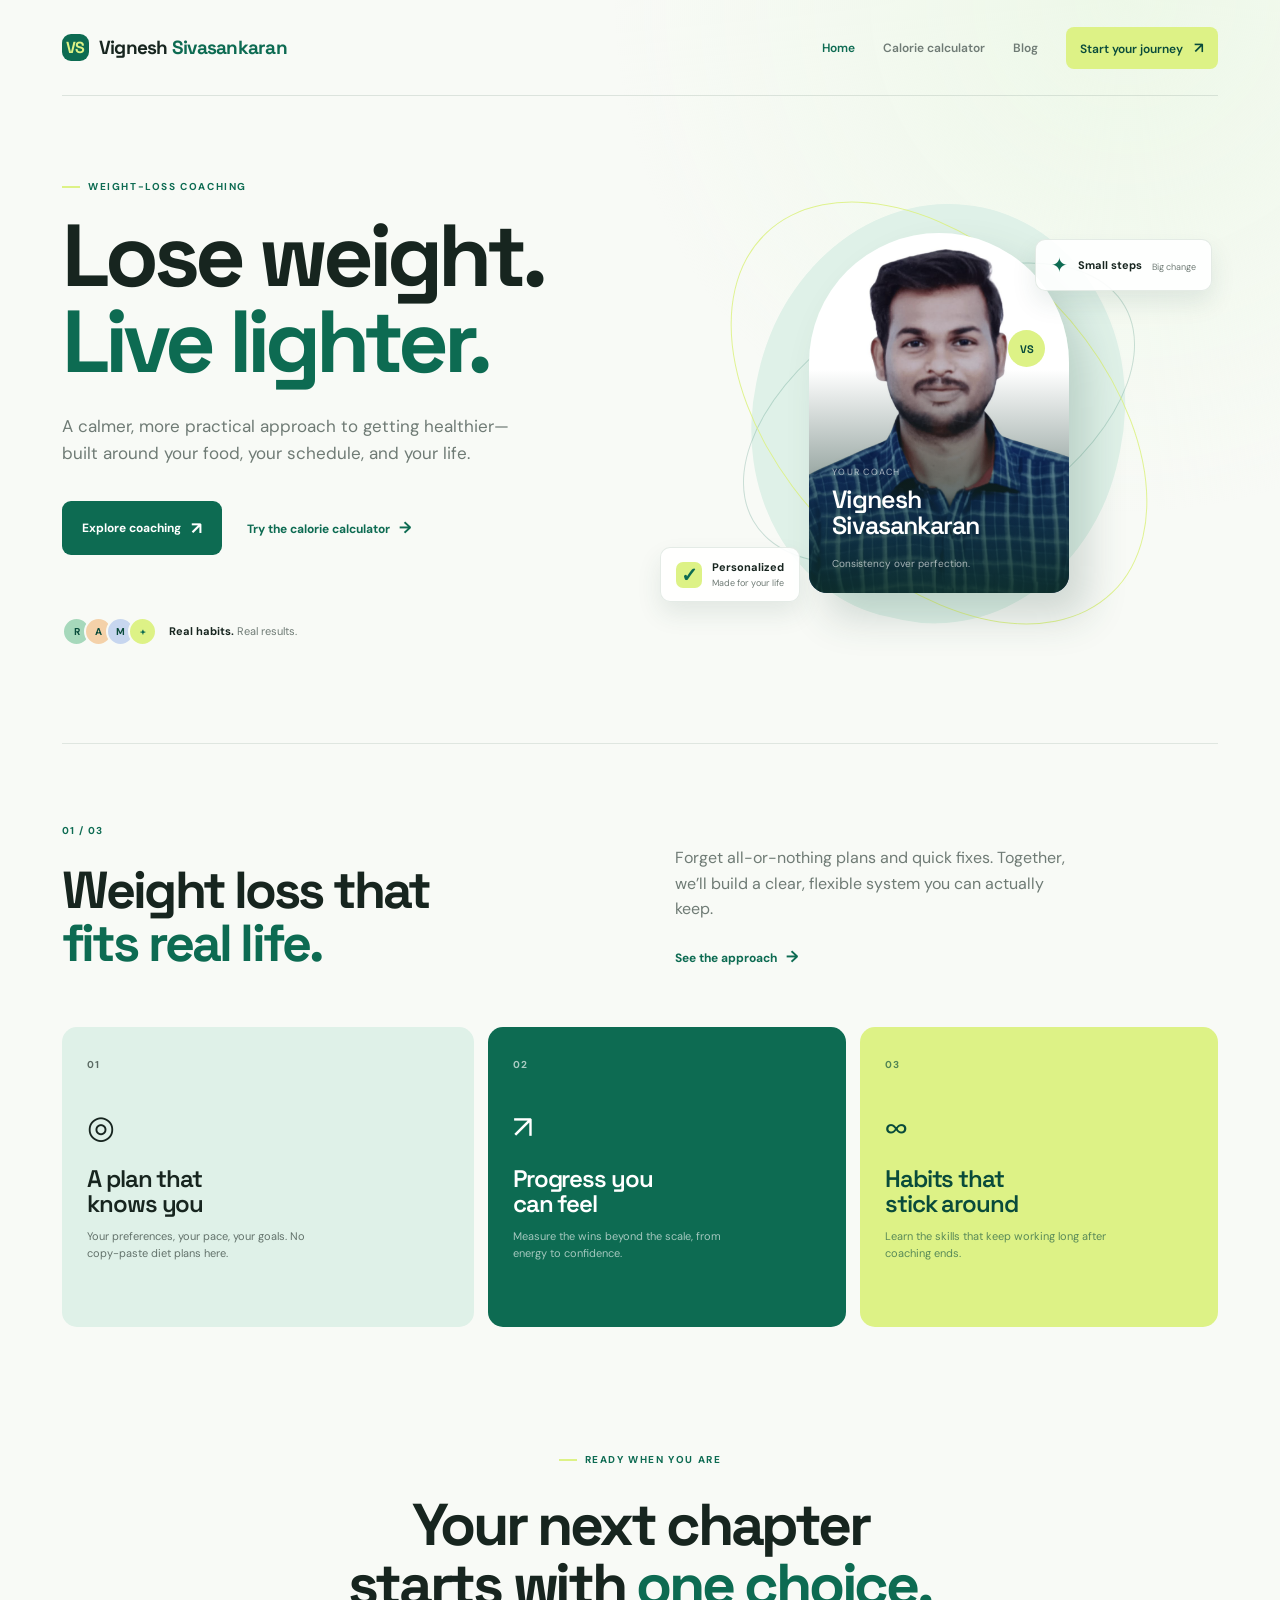
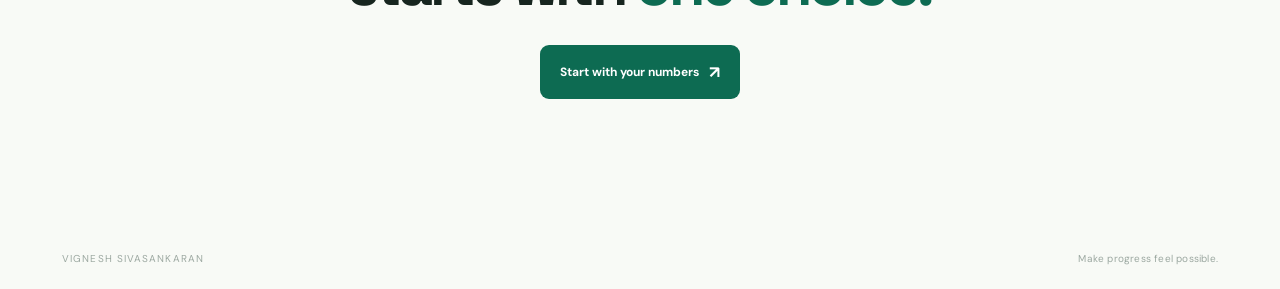
<file: index.html>
<!doctype html>
<html lang="en">
<head>
  <meta charset="UTF-8" />
  <meta name="viewport" content="width=device-width, initial-scale=1.0" />
  <meta name="description" content="Weight-loss coaching with Vignesh Sivasankaran. Build a healthier routine that fits your real life." />
  <title>Vignesh Sivasankaran | Weight-loss coach</title>
  <link rel="preconnect" href="https://fonts.googleapis.com">
  <link rel="preconnect" href="https://fonts.gstatic.com" crossorigin>
  <link href="https://fonts.googleapis.com/css2?family=DM+Sans:wght@400;500;600;700&family=Space+Grotesk:wght@500;600;700&display=swap" rel="stylesheet">
  <link rel="stylesheet" href="styles.css" />
</head>
<body class="home-page">
  <div class="page-shell">
    <header class="topbar">
      <a class="brand" href="index.html" aria-label="Vignesh Sivasankaran home"><span class="brand-mark" aria-hidden="true">VS</span><span>Vignesh <span class="brand-accent">Sivasankaran</span></span></a>
      <nav class="site-nav" aria-label="Main navigation"><a class="active" href="index.html">Home</a><a href="calculator.html">Calorie calculator</a><a href="blog.html">Blog</a><a class="nav-cta" href="#start">Start your journey <span aria-hidden="true">↗</span></a></nav>
      <button class="menu-toggle" type="button" aria-label="Toggle navigation" aria-expanded="false">☰</button>
    </header>
    <main>
      <section class="home-hero">
        <div class="home-hero-copy"><div class="eyebrow"><span></span> WEIGHT-LOSS COACHING</div><h1>Lose weight.<br><em>Live lighter.</em></h1><p class="hero-lead">A calmer, more practical approach to getting healthier—built around your food, your schedule, and your life.</p><div class="hero-actions"><a class="primary-button" href="#start">Explore coaching <span aria-hidden="true">↗</span></a><a class="text-link" href="calculator.html">Try the calorie calculator <span aria-hidden="true">→</span></a></div><div class="hero-proof"><div class="avatar-stack"><span>R</span><span>A</span><span>M</span><span>+</span></div><span><strong>Real habits.</strong> Real results.</span></div></div>
        <div class="coach-visual" aria-label="Vignesh Sivasankaran, weight-loss coach"><div class="visual-orbit orbit-one"></div><div class="visual-orbit orbit-two"></div><img class="coach-photo" src="My_Pic.jpeg" alt="Vignesh Sivasankaran, weight-loss coach" /><div class="coach-card"><div class="coach-initials">VS</div><span class="coach-role">YOUR COACH</span><strong>Vignesh<br>Sivasankaran</strong><span class="coach-caption">Consistency over perfection.</span></div><div class="floating-note note-top"><span>✦</span><strong>Small steps</strong><small>Big change</small></div><div class="floating-note note-bottom"><span class="check">✓</span><div><strong>Personalized</strong><small>Made for your life</small></div></div></div>
      </section>
      <section class="philosophy" id="start"><div class="section-intro"><span class="section-number">01 / 03</span><h2>Weight loss that<br><em>fits real life.</em></h2></div><div class="philosophy-copy"><p>Forget all-or-nothing plans and quick fixes. Together, we’ll build a clear, flexible system you can actually keep.</p><a class="text-link" href="#approach">See the approach <span aria-hidden="true">→</span></a></div></section>
      <section class="feature-grid" id="approach"><article class="feature-card feature-large"><span class="feature-number">01</span><div class="feature-icon">◎</div><h3>A plan that<br>knows you</h3><p>Your preferences, your pace, your goals. No copy-paste diet plans here.</p></article><article class="feature-card feature-dark"><span class="feature-number">02</span><div class="feature-icon">↗</div><h3>Progress you<br>can feel</h3><p>Measure the wins beyond the scale, from energy to confidence.</p></article><article class="feature-card feature-lime"><span class="feature-number">03</span><div class="feature-icon">∞</div><h3>Habits that<br>stick around</h3><p>Learn the skills that keep working long after coaching ends.</p></article></section>
      <section class="home-cta"><span class="eyebrow"><span></span> READY WHEN YOU ARE</span><h2>Your next chapter<br>starts with <em>one choice.</em></h2><a class="primary-button" href="calculator.html">Start with your numbers <span aria-hidden="true">↗</span></a></section>
    </main>
    <footer><span>VIGNESH SIVASANKARAN</span><span>Make progress feel possible.</span></footer>
  </div>
  <script>const menuToggle=document.querySelector('.menu-toggle'),nav=document.querySelector('.site-nav');menuToggle?.addEventListener('click',()=>{const open=nav.classList.toggle('is-open');menuToggle.setAttribute('aria-expanded',open);});</script>
</body>
</html>
</file>
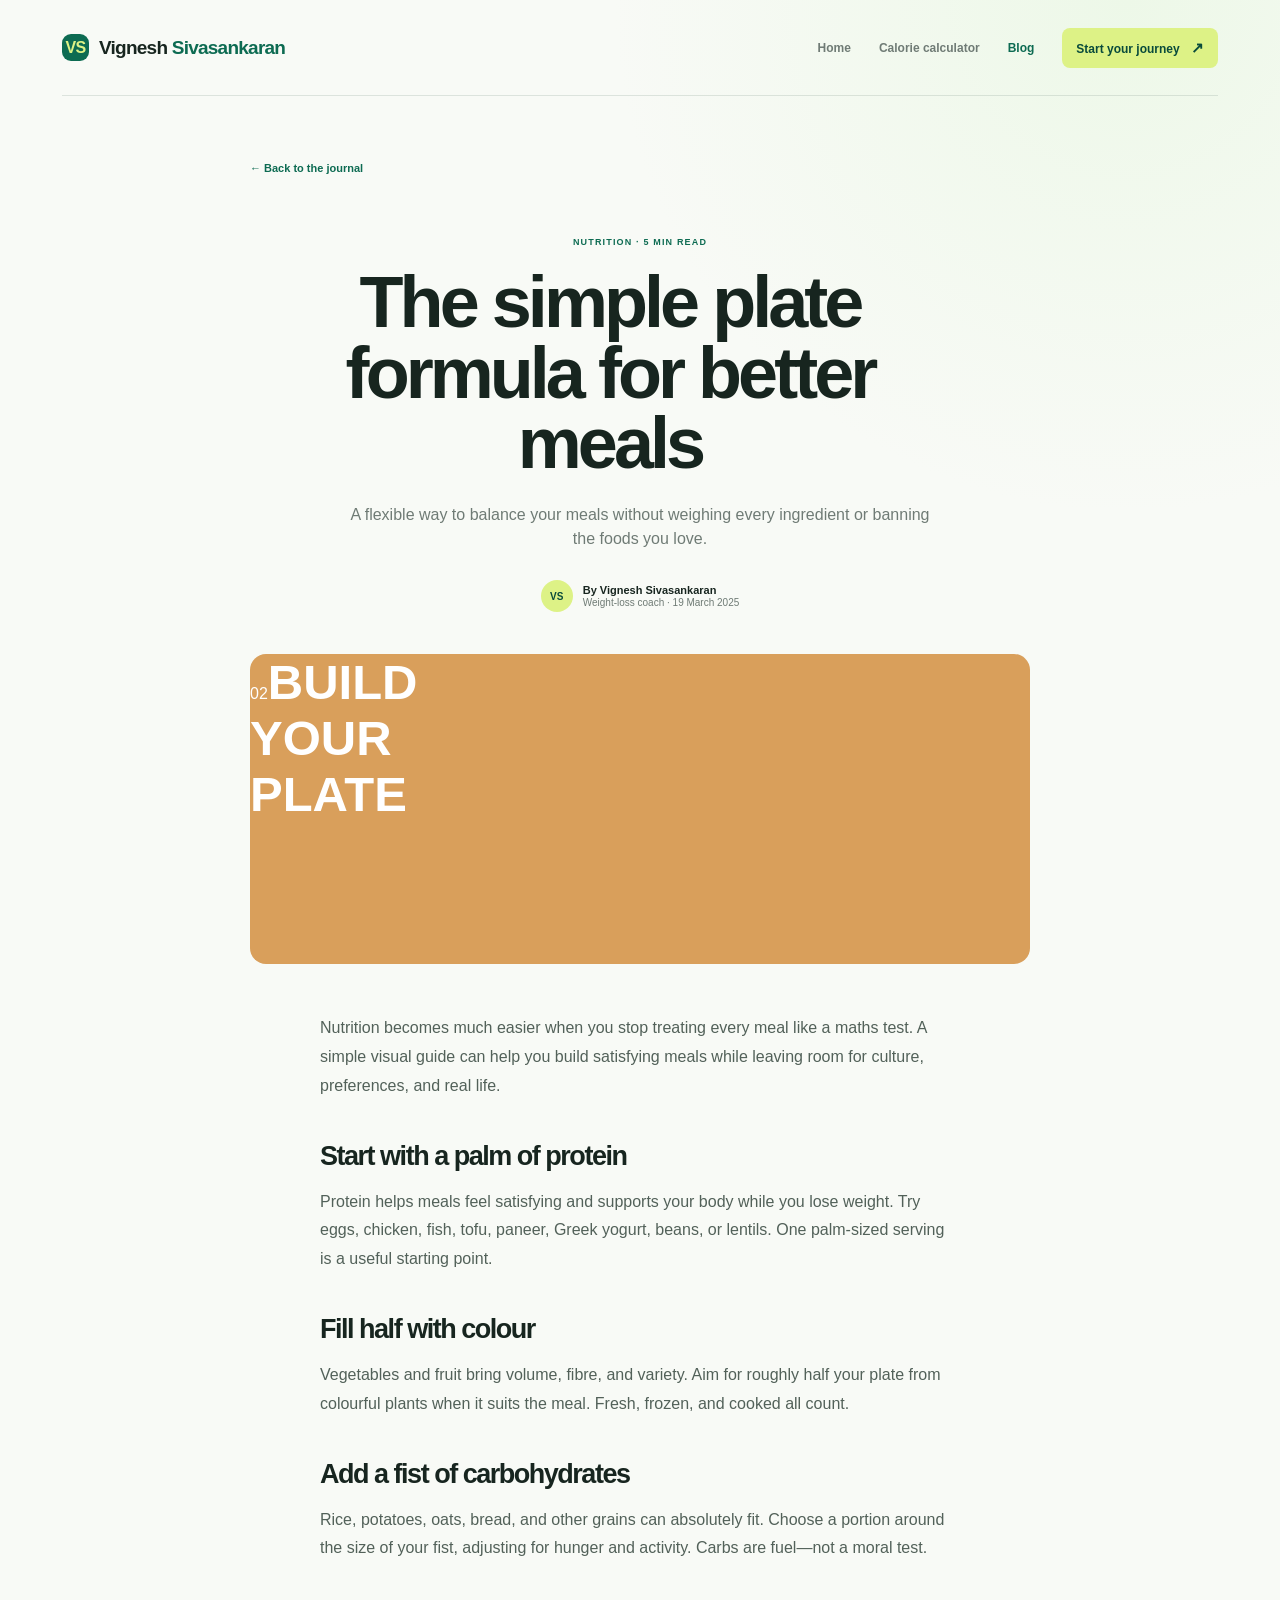
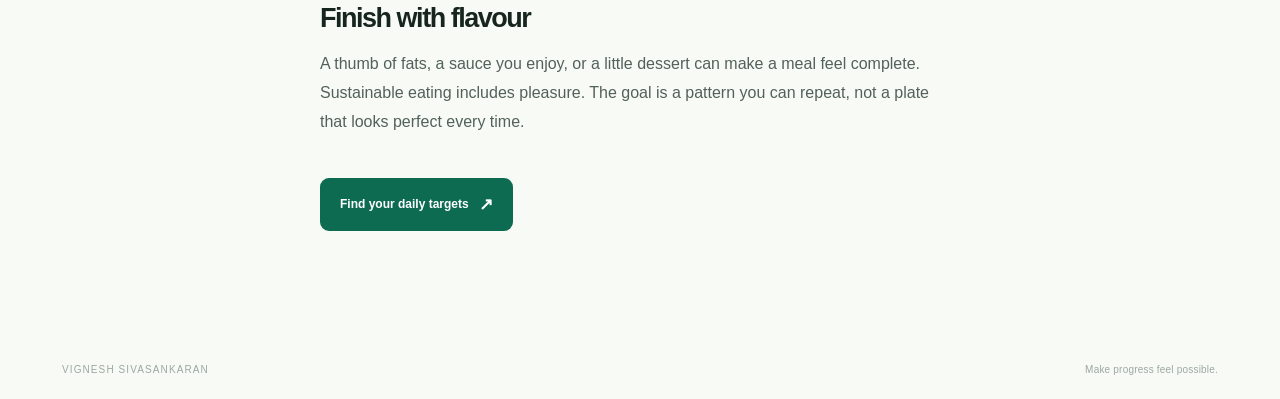
<file: blog-build-your-plate.html>
<!doctype html>
<html lang="en"><head><meta charset="UTF-8" /><meta name="viewport" content="width=device-width, initial-scale=1.0" /><meta name="description" content="A flexible plate formula for building balanced meals." /><title>The simple plate formula for better meals | Vignesh Sivasankaran</title><link rel="stylesheet" href="styles.css" /></head>
<body><div class="page-shell"><header class="topbar"><a class="brand" href="index.html"><span class="brand-mark">VS</span><span>Vignesh <span class="brand-accent">Sivasankaran</span></span></a><nav class="site-nav" aria-label="Main navigation"><a href="index.html">Home</a><a href="calculator.html">Calorie calculator</a><a class="active" href="blog.html">Blog</a><a class="nav-cta" href="index.html#start">Start your journey <span>↗</span></a></nav><button class="menu-toggle" type="button" aria-label="Toggle navigation" aria-expanded="false">☰</button></header><main><article class="article"><a class="back-link" href="blog.html">← Back to the journal</a><div class="article-header"><span class="post-meta">NUTRITION · 5 MIN READ</span><h1>The simple plate formula for better meals</h1><p class="article-dek">A flexible way to balance your meals without weighing every ingredient or banning the foods you love.</p><div class="article-byline"><span class="byline-mark">VS</span><span>By Vignesh Sivasankaran<br><small>Weight-loss coach · 19 March 2025</small></span></div></div><div class="article-art art-plate"><span>02</span><b>BUILD<br>YOUR<br>PLATE</b></div><div class="article-content"><p>Nutrition becomes much easier when you stop treating every meal like a maths test. A simple visual guide can help you build satisfying meals while leaving room for culture, preferences, and real life.</p><h2>Start with a palm of protein</h2><p>Protein helps meals feel satisfying and supports your body while you lose weight. Try eggs, chicken, fish, tofu, paneer, Greek yogurt, beans, or lentils. One palm-sized serving is a useful starting point.</p><h2>Fill half with colour</h2><p>Vegetables and fruit bring volume, fibre, and variety. Aim for roughly half your plate from colourful plants when it suits the meal. Fresh, frozen, and cooked all count.</p><h2>Add a fist of carbohydrates</h2><p>Rice, potatoes, oats, bread, and other grains can absolutely fit. Choose a portion around the size of your fist, adjusting for hunger and activity. Carbs are fuel—not a moral test.</p><h2>Finish with flavour</h2><p>A thumb of fats, a sauce you enjoy, or a little dessert can make a meal feel complete. Sustainable eating includes pleasure. The goal is a pattern you can repeat, not a plate that looks perfect every time.</p><a class="primary-button article-button" href="calculator.html">Find your daily targets <span>↗</span></a></div></article></main><footer><span>VIGNESH SIVASANKARAN</span><span>Make progress feel possible.</span></footer></div><script src="blog.js"></script></body></html>
</file>
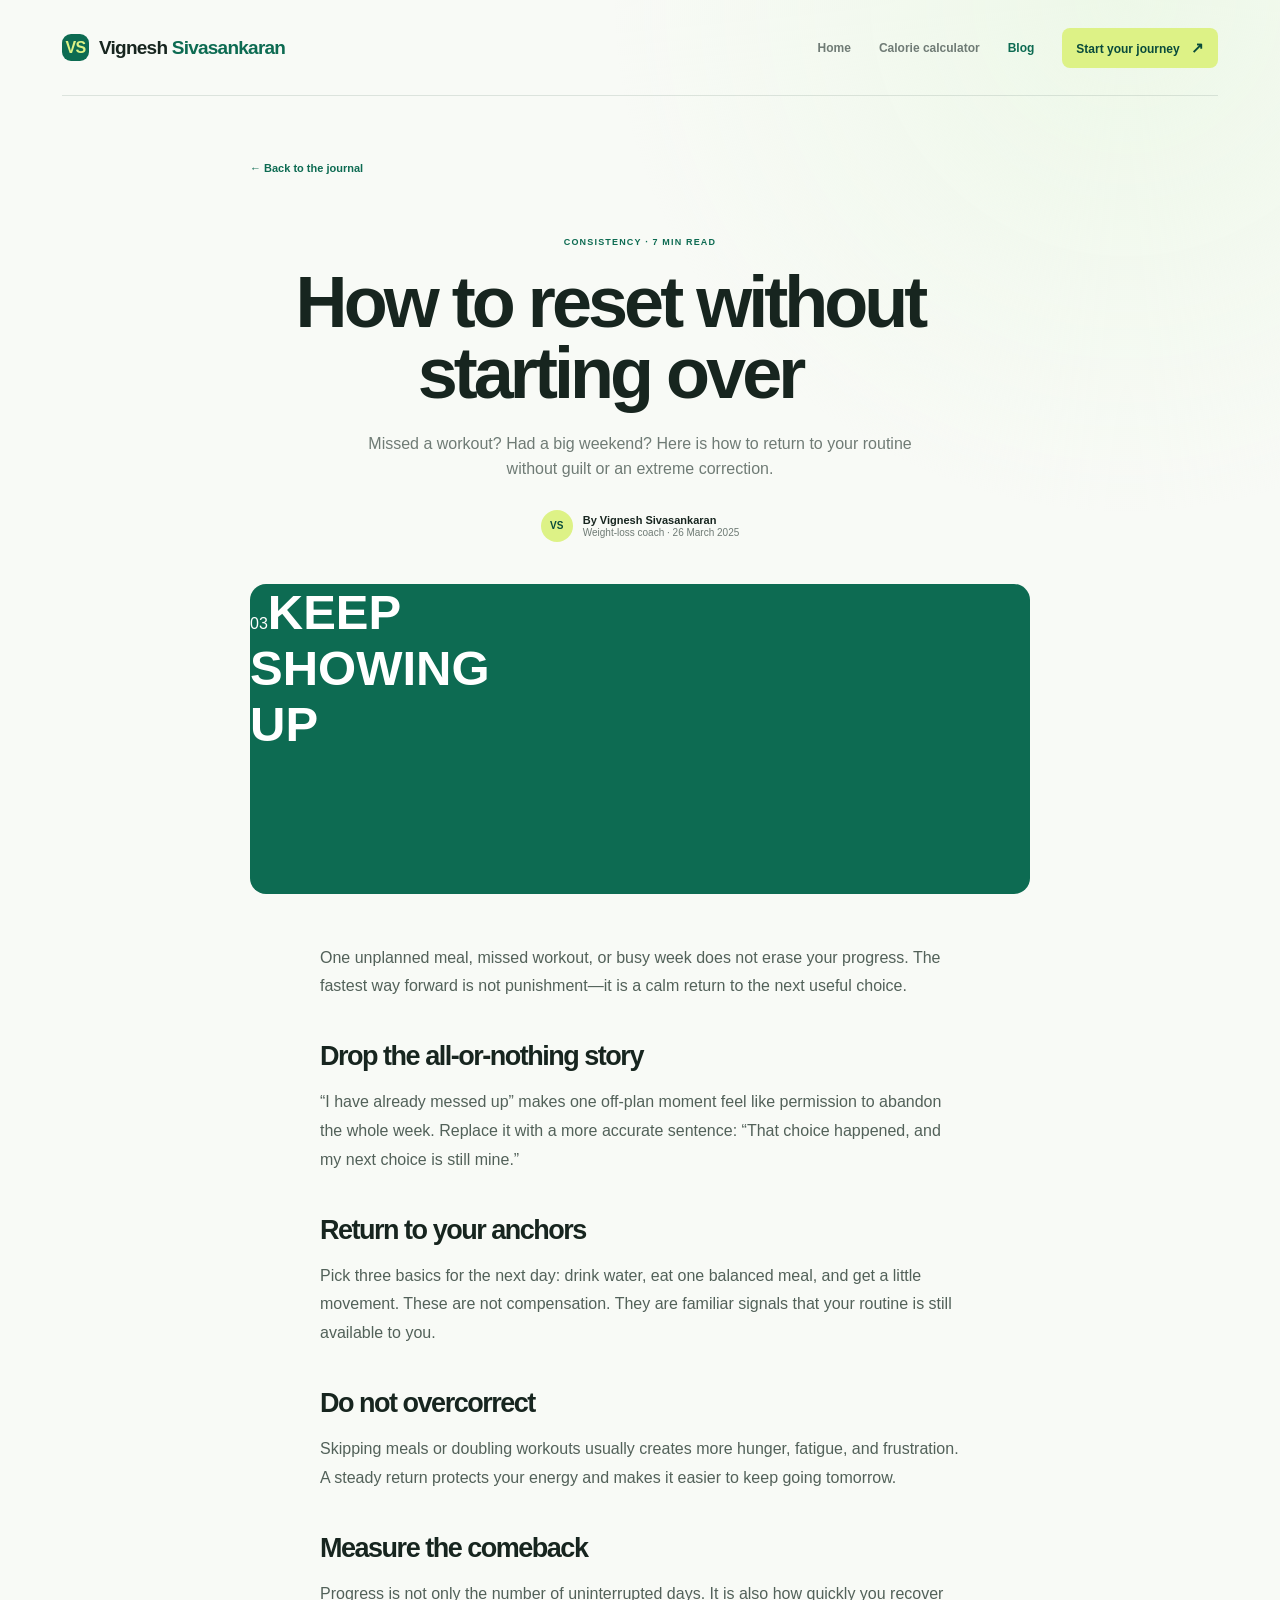
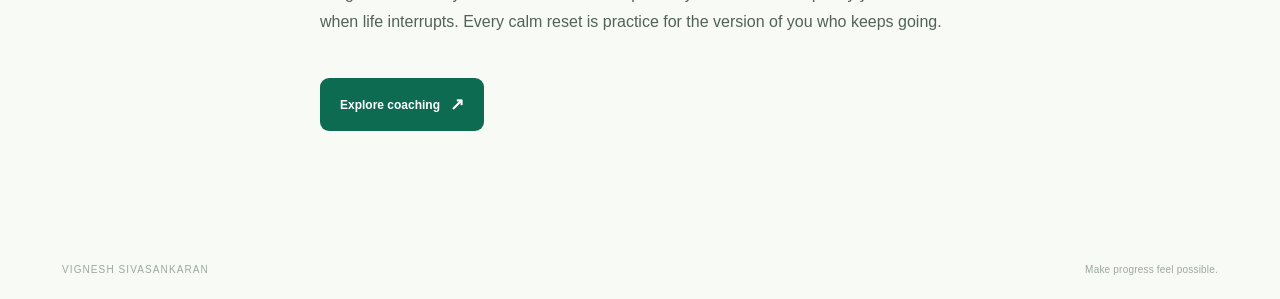
<file: blog-reset-without-starting-over.html>
<!doctype html>
<html lang="en"><head><meta charset="UTF-8" /><meta name="viewport" content="width=device-width, initial-scale=1.0" /><meta name="description" content="How to get back to your weight-loss routine without guilt." /><title>How to reset without starting over | Vignesh Sivasankaran</title><link rel="stylesheet" href="styles.css" /></head>
<body><div class="page-shell"><header class="topbar"><a class="brand" href="index.html"><span class="brand-mark">VS</span><span>Vignesh <span class="brand-accent">Sivasankaran</span></span></a><nav class="site-nav" aria-label="Main navigation"><a href="index.html">Home</a><a href="calculator.html">Calorie calculator</a><a class="active" href="blog.html">Blog</a><a class="nav-cta" href="index.html#start">Start your journey <span>↗</span></a></nav><button class="menu-toggle" type="button" aria-label="Toggle navigation" aria-expanded="false">☰</button></header><main><article class="article"><a class="back-link" href="blog.html">← Back to the journal</a><div class="article-header"><span class="post-meta">CONSISTENCY · 7 MIN READ</span><h1>How to reset without starting over</h1><p class="article-dek">Missed a workout? Had a big weekend? Here is how to return to your routine without guilt or an extreme correction.</p><div class="article-byline"><span class="byline-mark">VS</span><span>By Vignesh Sivasankaran<br><small>Weight-loss coach · 26 March 2025</small></span></div></div><div class="article-art art-consistency"><span>03</span><b>KEEP<br>SHOWING<br>UP</b></div><div class="article-content"><p>One unplanned meal, missed workout, or busy week does not erase your progress. The fastest way forward is not punishment—it is a calm return to the next useful choice.</p><h2>Drop the all-or-nothing story</h2><p>“I have already messed up” makes one off-plan moment feel like permission to abandon the whole week. Replace it with a more accurate sentence: “That choice happened, and my next choice is still mine.”</p><h2>Return to your anchors</h2><p>Pick three basics for the next day: drink water, eat one balanced meal, and get a little movement. These are not compensation. They are familiar signals that your routine is still available to you.</p><h2>Do not overcorrect</h2><p>Skipping meals or doubling workouts usually creates more hunger, fatigue, and frustration. A steady return protects your energy and makes it easier to keep going tomorrow.</p><h2>Measure the comeback</h2><p>Progress is not only the number of uninterrupted days. It is also how quickly you recover when life interrupts. Every calm reset is practice for the version of you who keeps going.</p><a class="primary-button article-button" href="index.html#start">Explore coaching <span>↗</span></a></div></article></main><footer><span>VIGNESH SIVASANKARAN</span><span>Make progress feel possible.</span></footer></div><script src="blog.js"></script></body></html>
</file>
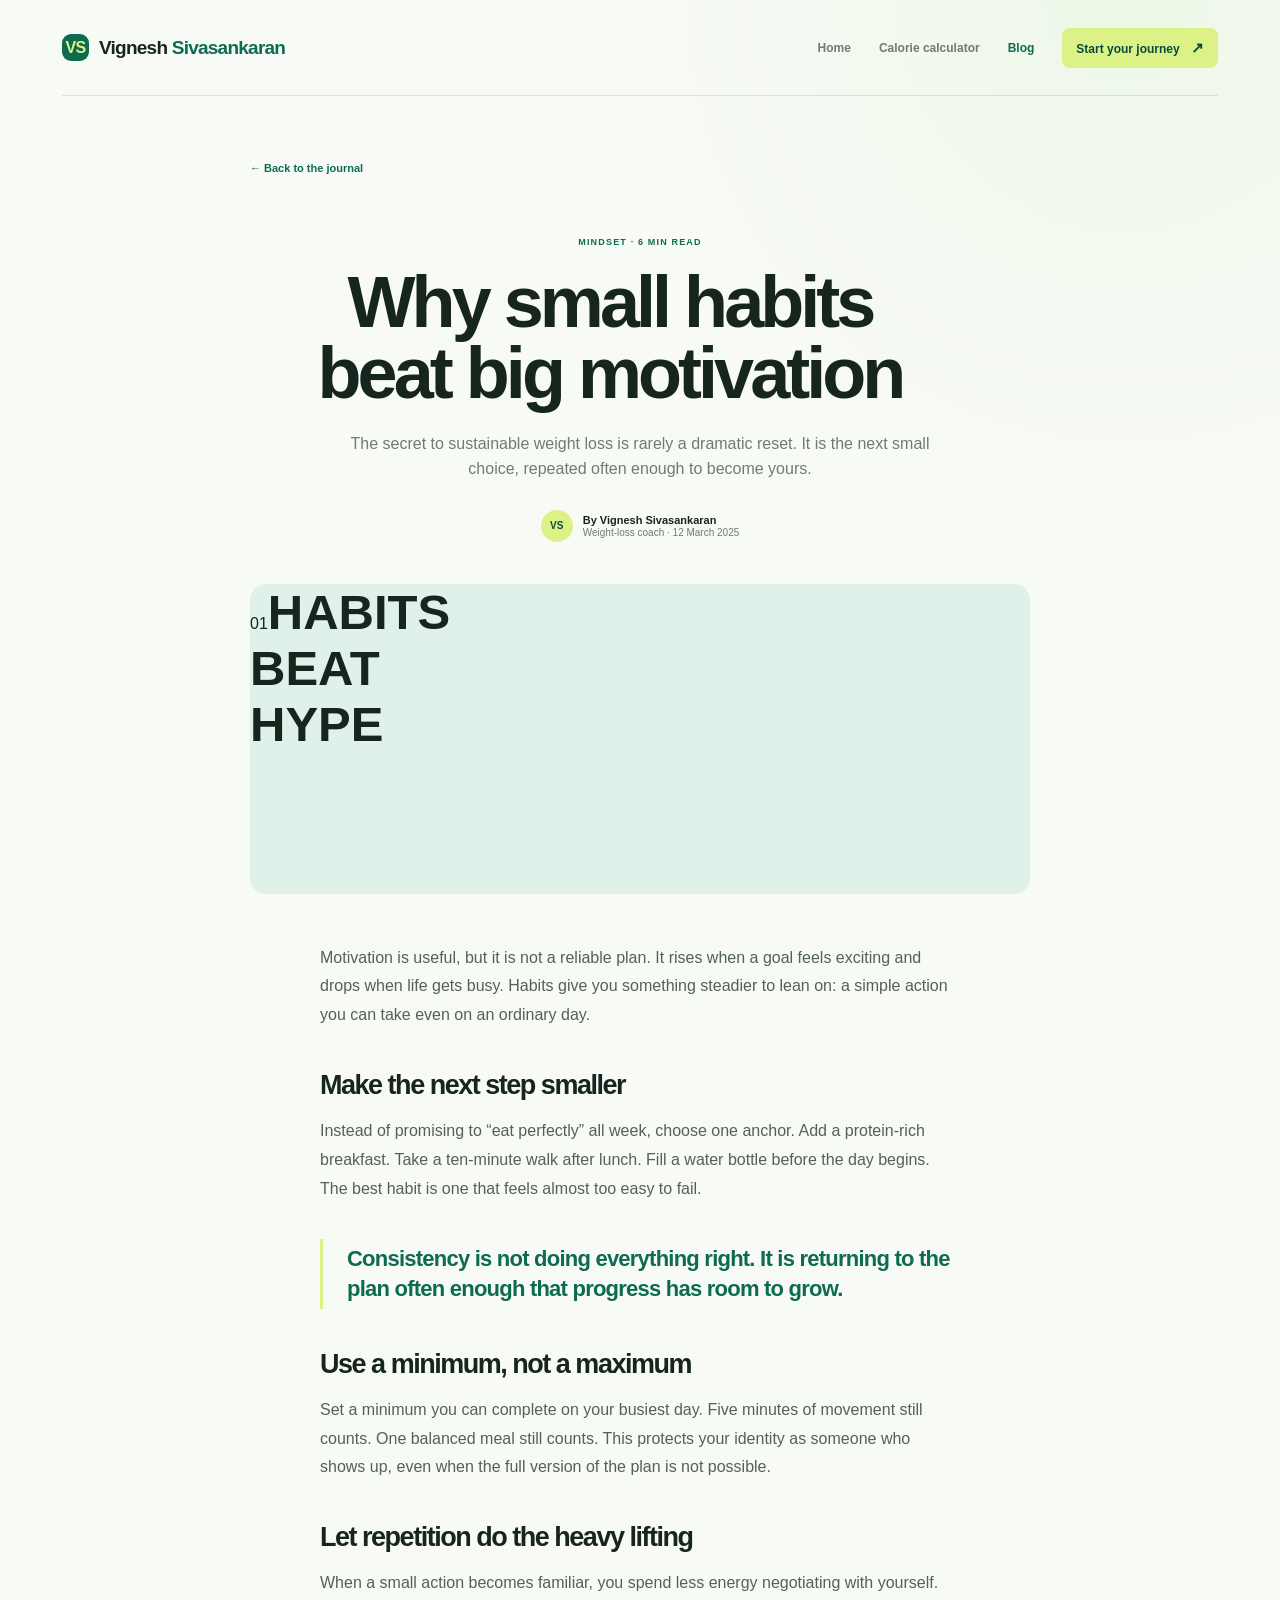
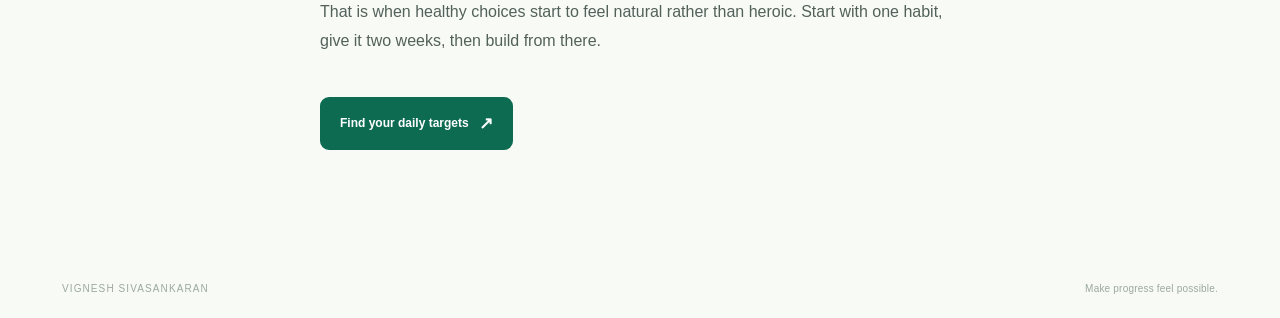
<file: blog-small-habits.html>
<!doctype html>
<html lang="en"><head><meta charset="UTF-8" /><meta name="viewport" content="width=device-width, initial-scale=1.0" /><meta name="description" content="Why small habits beat big motivation when you are trying to lose weight." /><title>Why small habits beat big motivation | Vignesh Sivasankaran</title><link rel="stylesheet" href="styles.css" /></head>
<body><div class="page-shell"><header class="topbar"><a class="brand" href="index.html"><span class="brand-mark">VS</span><span>Vignesh <span class="brand-accent">Sivasankaran</span></span></a><nav class="site-nav" aria-label="Main navigation"><a href="index.html">Home</a><a href="calculator.html">Calorie calculator</a><a class="active" href="blog.html">Blog</a><a class="nav-cta" href="index.html#start">Start your journey <span>↗</span></a></nav><button class="menu-toggle" type="button" aria-label="Toggle navigation" aria-expanded="false">☰</button></header><main><article class="article"><a class="back-link" href="blog.html">← Back to the journal</a><div class="article-header"><span class="post-meta">MINDSET · 6 MIN READ</span><h1>Why small habits beat big motivation</h1><p class="article-dek">The secret to sustainable weight loss is rarely a dramatic reset. It is the next small choice, repeated often enough to become yours.</p><div class="article-byline"><span class="byline-mark">VS</span><span>By Vignesh Sivasankaran<br><small>Weight-loss coach · 12 March 2025</small></span></div></div><div class="article-art art-habits"><span>01</span><b>HABITS<br>BEAT<br>HYPE</b></div><div class="article-content"><p>Motivation is useful, but it is not a reliable plan. It rises when a goal feels exciting and drops when life gets busy. Habits give you something steadier to lean on: a simple action you can take even on an ordinary day.</p><h2>Make the next step smaller</h2><p>Instead of promising to “eat perfectly” all week, choose one anchor. Add a protein-rich breakfast. Take a ten-minute walk after lunch. Fill a water bottle before the day begins. The best habit is one that feels almost too easy to fail.</p><blockquote>Consistency is not doing everything right. It is returning to the plan often enough that progress has room to grow.</blockquote><h2>Use a minimum, not a maximum</h2><p>Set a minimum you can complete on your busiest day. Five minutes of movement still counts. One balanced meal still counts. This protects your identity as someone who shows up, even when the full version of the plan is not possible.</p><h2>Let repetition do the heavy lifting</h2><p>When a small action becomes familiar, you spend less energy negotiating with yourself. That is when healthy choices start to feel natural rather than heroic. Start with one habit, give it two weeks, then build from there.</p><a class="primary-button article-button" href="calculator.html">Find your daily targets <span>↗</span></a></div></article></main><footer><span>VIGNESH SIVASANKARAN</span><span>Make progress feel possible.</span></footer></div><script src="blog.js"></script></body></html>
</file>
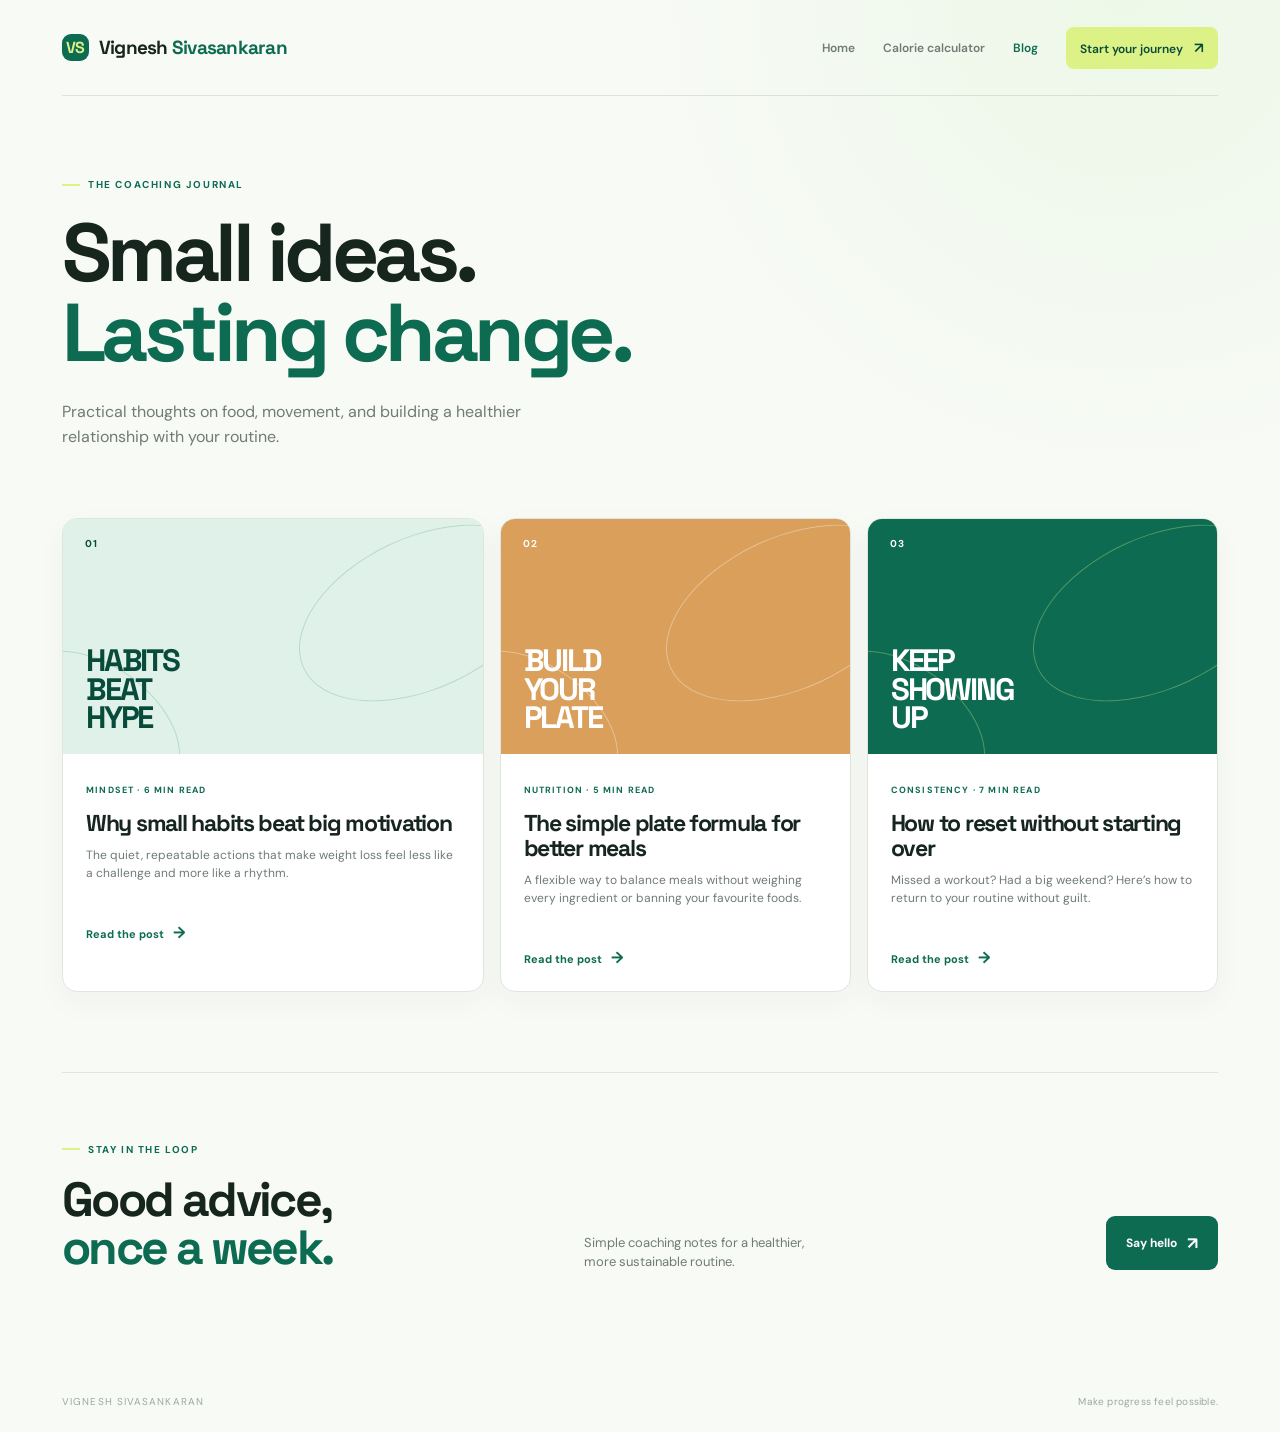
<file: blog.html>
<!doctype html>
<html lang="en">
<head>
  <meta charset="UTF-8" /><meta name="viewport" content="width=device-width, initial-scale=1.0" />
  <meta name="description" content="Practical weight-loss advice from Vignesh Sivasankaran." />
  <title>Journal | Vignesh Sivasankaran</title>
  <link rel="preconnect" href="https://fonts.googleapis.com"><link rel="preconnect" href="https://fonts.gstatic.com" crossorigin><link href="https://fonts.googleapis.com/css2?family=DM+Sans:wght@400;500;600;700&family=Space+Grotesk:wght@500;600;700&display=swap" rel="stylesheet"><link rel="stylesheet" href="styles.css" />
</head>
<body><div class="page-shell">
  <header class="topbar"><a class="brand" href="index.html" aria-label="Vignesh Sivasankaran home"><span class="brand-mark" aria-hidden="true">VS</span><span>Vignesh <span class="brand-accent">Sivasankaran</span></span></a><nav class="site-nav" aria-label="Main navigation"><a href="index.html">Home</a><a href="calculator.html">Calorie calculator</a><a class="active" href="blog.html">Blog</a><a class="nav-cta" href="index.html#start">Start your journey <span aria-hidden="true">↗</span></a></nav><button class="menu-toggle" type="button" aria-label="Toggle navigation" aria-expanded="false">☰</button></header>
  <main>
    <section class="blog-hero"><div class="eyebrow"><span></span> THE COACHING JOURNAL</div><h1>Small ideas.<br><em>Lasting change.</em></h1><p>Practical thoughts on food, movement, and building a healthier relationship with your routine.</p></section>
    <section class="post-grid" aria-label="Blog posts">
      <article class="post-card post-featured"><div class="post-art art-habits"><span>01</span><b>HABITS<br>BEAT<br>HYPE</b></div><div class="post-card-body"><span class="post-meta">MINDSET · 6 MIN READ</span><h2><a href="blog-small-habits.html">Why small habits beat big motivation</a></h2><p>The quiet, repeatable actions that make weight loss feel less like a challenge and more like a rhythm.</p><a class="text-link" href="blog-small-habits.html">Read the post <span aria-hidden="true">→</span></a></div></article>
      <article class="post-card"><div class="post-art art-plate"><span>02</span><b>BUILD<br>YOUR<br>PLATE</b></div><div class="post-card-body"><span class="post-meta">NUTRITION · 5 MIN READ</span><h2><a href="blog-build-your-plate.html">The simple plate formula for better meals</a></h2><p>A flexible way to balance meals without weighing every ingredient or banning your favourite foods.</p><a class="text-link" href="blog-build-your-plate.html">Read the post <span aria-hidden="true">→</span></a></div></article>
      <article class="post-card"><div class="post-art art-consistency"><span>03</span><b>KEEP<br>SHOWING<br>UP</b></div><div class="post-card-body"><span class="post-meta">CONSISTENCY · 7 MIN READ</span><h2><a href="blog-reset-without-starting-over.html">How to reset without starting over</a></h2><p>Missed a workout? Had a big weekend? Here’s how to return to your routine without guilt.</p><a class="text-link" href="blog-reset-without-starting-over.html">Read the post <span aria-hidden="true">→</span></a></div></article>
    </section>
    <section class="blog-signup"><div><span class="eyebrow"><span></span> STAY IN THE LOOP</span><h2>Good advice,<br><em>once a week.</em></h2></div><p>Simple coaching notes for a healthier, more sustainable routine.</p><a class="primary-button" href="mailto:hello@vigneshcoach.com?subject=Journal%20updates">Say hello <span aria-hidden="true">↗</span></a></section>
  </main>
  <footer><span>VIGNESH SIVASANKARAN</span><span>Make progress feel possible.</span></footer>
</div><script>const menuToggle=document.querySelector('.menu-toggle'),nav=document.querySelector('.site-nav');menuToggle?.addEventListener('click',()=>{const open=nav.classList.toggle('is-open');menuToggle.setAttribute('aria-expanded',open);});</script></body></html>
</file>
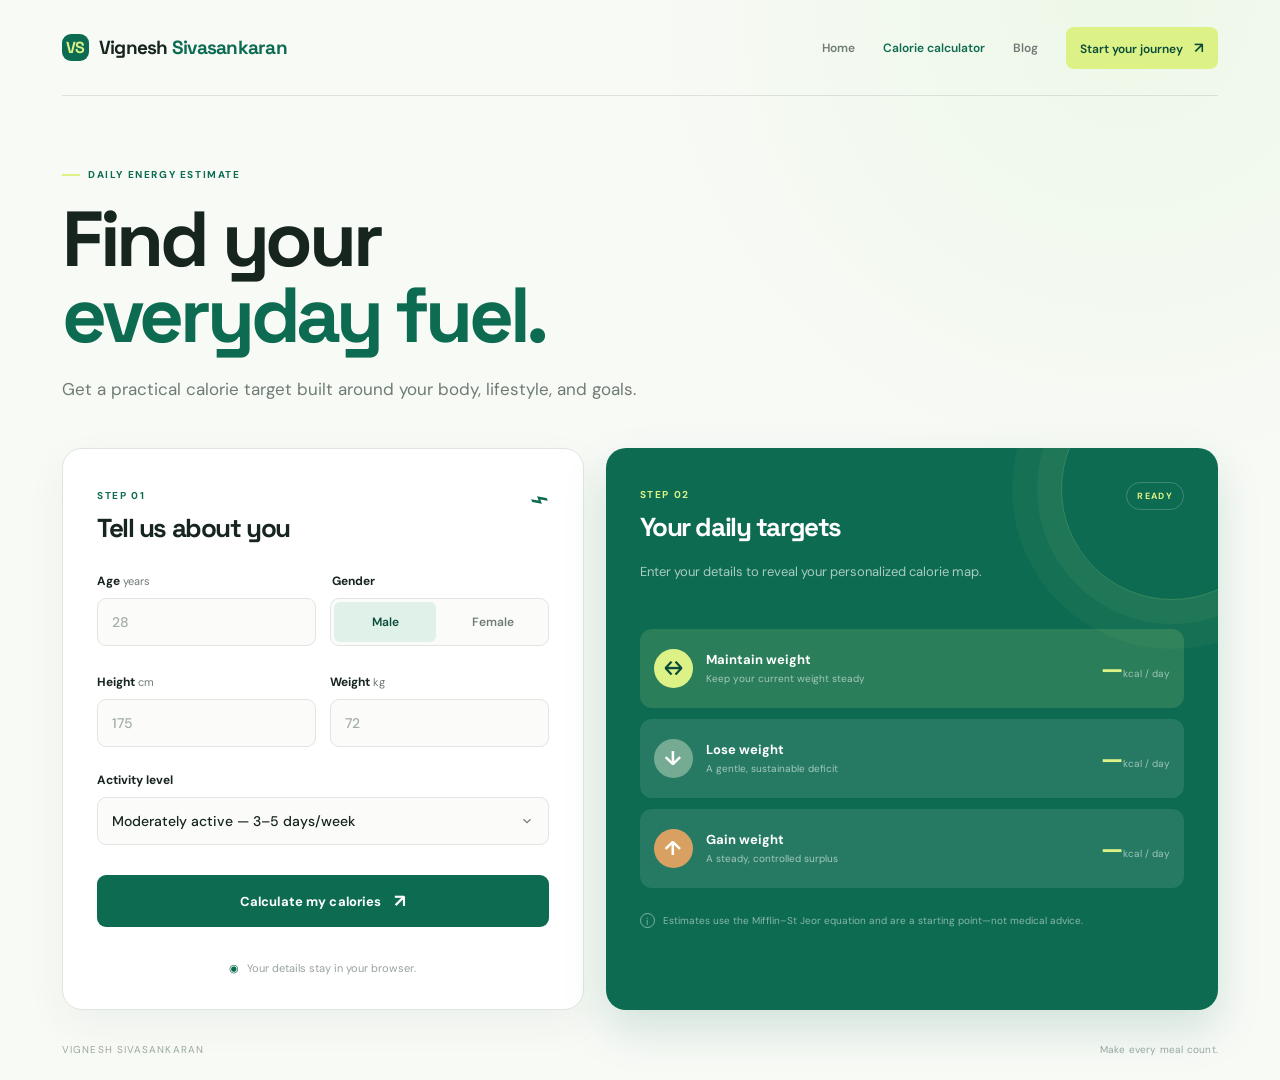
<file: calculator.html>
<!doctype html>
<html lang="en">
<head>
  <meta charset="UTF-8" />
  <meta name="viewport" content="width=device-width, initial-scale=1.0" />
  <meta name="description" content="A simple, modern daily calorie needs calculator." />
  <title>Calorie calculator | Vignesh Sivasankaran</title>
  <link rel="preconnect" href="https://fonts.googleapis.com"><link rel="preconnect" href="https://fonts.gstatic.com" crossorigin><link href="https://fonts.googleapis.com/css2?family=DM+Sans:wght@400;500;600;700&family=Space+Grotesk:wght@500;600;700&display=swap" rel="stylesheet"><link rel="stylesheet" href="styles.css" />
</head>
<body><div class="page-shell">
  <header class="topbar"><a class="brand" href="index.html" aria-label="Vignesh Sivasankaran home"><span class="brand-mark" aria-hidden="true">VS</span><span>Vignesh <span class="brand-accent">Sivasankaran</span></span></a><nav class="site-nav" aria-label="Main navigation"><a href="index.html">Home</a><a class="active" href="calculator.html">Calorie calculator</a><a href="blog.html">Blog</a><a class="nav-cta" href="index.html#start">Start your journey <span aria-hidden="true">↗</span></a></nav><button class="menu-toggle" type="button" aria-label="Toggle navigation" aria-expanded="false">☰</button></header>
  <main><section class="hero"><div class="eyebrow"><span></span> DAILY ENERGY ESTIMATE</div><h1>Find your <em>everyday fuel.</em></h1><p>Get a practical calorie target built around your body, lifestyle, and goals.</p></section>
    <section class="calculator-grid" aria-label="Calorie calculator"><form class="card form-card" id="calorie-form" novalidate><div class="card-heading"><div><span class="step-label">STEP 01</span><h2>Tell us about you</h2></div><span class="heading-icon" aria-hidden="true">⌁</span></div><div class="field-row"><label class="field"><span>Age <small>years</small></span><input id="age" name="age" type="number" min="15" max="100" placeholder="28" required /></label><fieldset class="field gender-field"><legend>Gender</legend><div class="segmented-control"><label><input type="radio" name="gender" value="male" checked><span>Male</span></label><label><input type="radio" name="gender" value="female"><span>Female</span></label></div></fieldset></div><div class="field-row"><label class="field"><span>Height <small>cm</small></span><input id="height" name="height" type="number" min="100" max="250" placeholder="175" required /></label><label class="field"><span>Weight <small>kg</small></span><input id="weight" name="weight" type="number" min="30" max="300" placeholder="72" required /></label></div><label class="field activity-field"><span>Activity level</span><select id="activity" name="activity"><option value="1.2">Sedentary — little to no exercise</option><option value="1.375">Lightly active — 1–3 days/week</option><option value="1.55" selected>Moderately active — 3–5 days/week</option><option value="1.725">Very active — 6–7 days/week</option><option value="1.9">Extra active — intense training</option></select></label><button class="calculate-button" type="submit">Calculate my calories <span aria-hidden="true">↗</span></button><p class="form-error" id="form-error" role="alert" aria-live="polite"></p><p class="privacy-note"><span aria-hidden="true">◉</span> Your details stay in your browser.</p></form>
      <section class="card results-card" id="results" aria-live="polite"><div class="results-topline"><div><span class="step-label">STEP 02</span><h2>Your daily targets</h2></div><span class="result-badge" id="result-badge">READY</span></div><p class="results-intro" id="results-intro">Enter your details to reveal your personalized calorie map.</p><div class="target-list" id="target-list"><article class="target target-maintain"><div class="target-icon">↔</div><div class="target-copy"><span>Maintain weight</span><small>Keep your current weight steady</small></div><strong><span class="target-value">—</span><small>kcal / day</small></strong></article><article class="target target-lose"><div class="target-icon">↓</div><div class="target-copy"><span>Lose weight</span><small>A gentle, sustainable deficit</small></div><strong><span class="target-value">—</span><small>kcal / day</small></strong></article><article class="target target-gain"><div class="target-icon">↑</div><div class="target-copy"><span>Gain weight</span><small>A steady, controlled surplus</small></div><strong><span class="target-value">—</span><small>kcal / day</small></strong></article></div><div class="result-footnote"><span class="info-icon">i</span><span>Estimates use the Mifflin–St Jeor equation and are a starting point—not medical advice.</span></div></section></section></main>
  <footer><span>VIGNESH SIVASANKARAN</span><span>Make every meal count.</span></footer>
</div><script src="script.js"></script><script>const menuToggle=document.querySelector('.menu-toggle'),nav=document.querySelector('.site-nav');menuToggle?.addEventListener('click',()=>{const open=nav.classList.toggle('is-open');menuToggle.setAttribute('aria-expanded',open);});</script></body></html>
</file>
<file: styles.css>
:root {
  --ink: #17251f;
  --muted: #6f7b75;
  --line: #dfe6e0;
  --cream: #f8faf6;
  --paper: #ffffff;
  --green: #0d6b52;
  --green-dark: #094b3b;
  --mint: #dff1e8;
  --lime: #ddf286;
  --orange: #e9a05b;
  font-family: 'DM Sans', sans-serif;
  color: var(--ink);
  background: var(--cream);
}

* { box-sizing: border-box; }
body { margin: 0; min-width: 320px; background: radial-gradient(circle at 88% 0%, #edf8e8 0, transparent 32rem), var(--cream); }
.page-shell { max-width: 1240px; margin: 0 auto; padding: 0 42px; }
.topbar { height: 96px; display: flex; justify-content: space-between; align-items: center; border-bottom: 1px solid rgba(148, 166, 155, .28); }
.brand { display: flex; align-items: center; gap: 10px; color: var(--ink); text-decoration: none; font: 700 19px 'Space Grotesk', sans-serif; letter-spacing: -.04em; }
.brand-mark { display: grid; place-items: center; width: 27px; height: 27px; border-radius: 9px; background: var(--green); color: var(--lime); font-size: 16px; }
.brand-accent { color: var(--green); }
.topbar-note { color: var(--muted); font-size: 12px; letter-spacing: .01em; }
.site-nav { display: flex; align-items: center; gap: 28px; }
.site-nav a { color: var(--muted); text-decoration: none; font-size: 12px; font-weight: 600; transition: color .2s; }
.site-nav a:hover, .site-nav a.active { color: var(--green); }
.site-nav .nav-cta { padding: 11px 14px; border-radius: 8px; color: var(--green-dark); background: var(--lime); }
.site-nav .nav-cta span { margin-left: 8px; font-size: 15px; }
.menu-toggle { display: none; border: 0; color: var(--green); background: transparent; font-size: 23px; cursor: pointer; }
.status-dot { display: inline-block; width: 7px; height: 7px; margin-right: 8px; border-radius: 50%; background: #78b95d; box-shadow: 0 0 0 4px #e4f2de; }
.hero { padding: 72px 0 48px; max-width: 760px; }
.eyebrow, .step-label { color: var(--green); font-weight: 700; font-size: 10px; letter-spacing: .16em; }
.eyebrow { display: flex; align-items: center; gap: 8px; margin-bottom: 20px; }
.eyebrow span { width: 18px; height: 2px; background: var(--lime); }
h1, h2 { font-family: 'Space Grotesk', sans-serif; margin: 0; letter-spacing: -.055em; }
h1 { font-size: clamp(48px, 7vw, 78px); line-height: .98; max-width: 650px; }
h1 em { color: var(--green); font-style: normal; }
.hero p { margin: 24px 0 0; color: var(--muted); font-size: 17px; }
.calculator-grid { display: grid; grid-template-columns: minmax(0, .92fr) minmax(0, 1.08fr); gap: 22px; align-items: stretch; }
.card { border: 1px solid var(--line); border-radius: 20px; background: var(--paper); box-shadow: 0 14px 40px rgba(25, 57, 42, .05); }
.form-card { padding: 34px; }
.card-heading, .results-topline { display: flex; justify-content: space-between; align-items: flex-start; }
h2 { margin-top: 7px; font-size: 26px; }
.heading-icon { color: var(--green); font-size: 31px; line-height: 1; transform: rotate(-20deg); }
.field-row { display: grid; grid-template-columns: 1fr 1fr; gap: 14px; margin-top: 28px; }
.field { display: block; min-width: 0; }
.field > span, .field legend { display: block; margin-bottom: 9px; color: var(--ink); font-size: 12px; font-weight: 700; }
.field small { color: var(--muted); font-weight: 400; font-size: 11px; }
input, select { width: 100%; height: 48px; padding: 0 14px; border: 1px solid var(--line); border-radius: 9px; color: var(--ink); background: #fbfcfa; font: 500 14px 'DM Sans', sans-serif; outline: none; transition: border-color .2s, box-shadow .2s, background .2s; }
input:focus, select:focus { border-color: var(--green); box-shadow: 0 0 0 3px #def0e7; background: #fff; }
input::placeholder { color: #a3ada8; }
fieldset { border: 0; padding: 0; margin: 0; }
.segmented-control { display: grid; grid-template-columns: 1fr 1fr; height: 48px; overflow: hidden; border: 1px solid var(--line); border-radius: 9px; background: #fbfcfa; }
.segmented-control label { position: relative; cursor: pointer; }
.segmented-control input { position: absolute; opacity: 0; width: 0; height: 0; }
.segmented-control span { display: grid; place-items: center; height: 100%; color: var(--muted); font-size: 12px; font-weight: 600; }
.segmented-control input:checked + span { margin: 3px; height: calc(100% - 6px); border-radius: 6px; color: var(--green-dark); background: var(--mint); }
.activity-field { margin-top: 25px; }
select { appearance: none; background: #fbfcfa url("data:image/svg+xml,%3Csvg xmlns='http://www.w3.org/2000/svg' width='14' height='14' viewBox='0 0 24 24' fill='none' stroke='%236f7b75' stroke-width='2'%3E%3Cpath d='m6 9 6 6 6-6'/%3E%3C/svg%3E") no-repeat right 14px center; padding-right: 42px; }
.calculate-button { width: 100%; height: 52px; margin-top: 30px; border: 0; border-radius: 9px; background: var(--green); color: white; cursor: pointer; font: 700 13px 'DM Sans', sans-serif; letter-spacing: .01em; transition: transform .2s, background .2s, box-shadow .2s; }
.calculate-button span { margin-left: 9px; font-size: 18px; vertical-align: -1px; }
.calculate-button:hover { background: var(--green-dark); box-shadow: 0 8px 18px rgba(13, 107, 82, .2); transform: translateY(-1px); }
.privacy-note { margin: 17px 0 0; color: #98a29d; text-align: center; font-size: 11px; }
.privacy-note span { color: var(--green); margin-right: 5px; }
.form-error { min-height: 15px; margin: 9px 0 -7px; color: #bb5c47; text-align: center; font-size: 11px; }
.results-card { position: relative; overflow: hidden; padding: 34px; background: var(--green); color: white; border: 0; box-shadow: 0 20px 45px rgba(13, 107, 82, .16); }
.results-card::after { content: ''; position: absolute; right: -65px; top: -70px; width: 220px; height: 220px; border: 1px solid rgba(221, 242, 134, .2); border-radius: 50%; box-shadow: 0 0 0 24px rgba(221, 242, 134, .05), 0 0 0 49px rgba(221, 242, 134, .035); pointer-events: none; }
.results-card h2, .results-card .step-label { color: white; }
.results-card .step-label { color: var(--lime); }
.result-badge { padding: 7px 10px; border: 1px solid rgba(255,255,255,.2); border-radius: 20px; color: var(--lime); font-size: 9px; font-weight: 700; letter-spacing: .15em; }
.results-intro { min-height: 39px; max-width: 430px; margin: 18px 0 28px; color: rgba(255,255,255,.65); font-size: 13px; line-height: 1.55; }
.target-list { display: grid; gap: 11px; }
.target { display: grid; grid-template-columns: 39px 1fr auto; gap: 13px; align-items: center; min-height: 79px; padding: 14px; border-radius: 12px; background: rgba(255,255,255,.1); }
.target-maintain { background: rgba(221, 242, 134, .14); }
.target-icon { display: grid; place-items: center; width: 39px; height: 39px; border-radius: 50%; color: var(--green-dark); background: var(--lime); font-size: 20px; font-weight: 700; }
.target-lose .target-icon { color: #fff; background: #75ab92; }
.target-gain .target-icon { color: #fff; background: #d9a161; }
.target-copy span, .target strong { display: block; }
.target-copy span { font-weight: 700; font-size: 13px; }
.target-copy small { display: block; margin-top: 4px; color: rgba(255,255,255,.58); font-size: 10px; }
.target strong { text-align: right; font: 700 25px 'Space Grotesk', sans-serif; color: var(--lime); white-space: nowrap; }
.target strong small { margin-top: 2px; color: rgba(255,255,255,.55); font: 400 10px 'DM Sans', sans-serif; }
.result-footnote { display: flex; align-items: flex-start; gap: 8px; margin-top: 25px; color: rgba(255,255,255,.51); font-size: 10px; line-height: 1.5; }
.info-icon { display: grid; flex: 0 0 auto; place-items: center; width: 15px; height: 15px; border: 1px solid rgba(255,255,255,.45); border-radius: 50%; font-size: 10px; }
footer { display: flex; justify-content: space-between; padding: 33px 0 24px; color: #9ca8a1; font-size: 10px; letter-spacing: .11em; }
footer span:last-child { letter-spacing: .02em; }
.home-hero { display: grid; grid-template-columns: 1fr 1fr; gap: 40px; min-height: 570px; align-items: center; padding: 57px 0 70px; }
.home-hero h1 { font-size: clamp(55px, 7.3vw, 88px); }
.hero-lead { max-width: 475px; margin: 27px 0 0; color: var(--muted); font-size: 17px; line-height: 1.6; }
.hero-actions { display: flex; align-items: center; flex-wrap: wrap; gap: 25px; margin-top: 34px; }
.primary-button { display: inline-flex; align-items: center; gap: 10px; padding: 16px 20px; border-radius: 9px; color: white; background: var(--green); text-decoration: none; font-size: 12px; font-weight: 700; transition: .2s; }
.primary-button:hover { background: var(--green-dark); transform: translateY(-1px); }
.primary-button span { font-size: 17px; }
.text-link { color: var(--green); text-decoration: none; font-size: 12px; font-weight: 700; }
.text-link span { margin-left: 6px; font-size: 16px; }
.hero-proof { display: flex; align-items: center; gap: 12px; margin-top: 62px; color: var(--muted); font-size: 11px; }
.hero-proof strong { color: var(--ink); }
.avatar-stack { display: flex; }
.avatar-stack span { display: grid; place-items: center; width: 29px; height: 29px; margin-left: -7px; border: 2px solid var(--cream); border-radius: 50%; color: var(--green-dark); background: var(--mint); font-size: 10px; font-weight: 700; }
.avatar-stack span:first-child { margin-left: 0; background: #a6d8bb; }.avatar-stack span:nth-child(2) { background: #f4d1a9; }.avatar-stack span:nth-child(3) { background: #c7d6ef; }.avatar-stack span:last-child { color: var(--green); background: var(--lime); }
.coach-visual { position: relative; display: grid; place-items: center; min-height: 520px; }
.coach-visual::before { content: ''; position: absolute; width: 370px; height: 420px; border-radius: 50% 50% 48% 48%; background: var(--mint); transform: rotate(12deg); }
.visual-orbit { position: absolute; border: 1px solid rgba(13,107,82,.2); border-radius: 50%; transform: rotate(-30deg); }.orbit-one { width: 430px; height: 245px; }.orbit-two { width: 500px; height: 320px; transform: rotate(46deg); border-color: rgba(221,242,134,.9); }
.coach-photo { position: absolute; z-index: 1; width: 260px; height: 360px; border-radius: 130px 130px 18px 18px; object-fit: cover; object-position: center top; filter: saturate(.82); box-shadow: 18px 24px 40px rgba(37,82,65,.2); }
.coach-card { position: relative; z-index: 1; display: flex; flex-direction: column; align-items: flex-start; justify-content: flex-end; width: 260px; height: 360px; padding: 23px; overflow: hidden; border-radius: 130px 130px 18px 18px; color: white; background: linear-gradient(155deg, #7d9d84, #245b4c); box-shadow: 18px 24px 40px rgba(37,82,65,.2); }
.coach-card { background: linear-gradient(180deg, transparent 38%, rgba(13,47,37,.88) 100%); box-shadow: none; }
.coach-initials { position: absolute; top: 97px; right: 24px; z-index: 1; display: grid; place-items: center; width: 37px; height: 37px; border-radius: 50%; color: var(--green-dark); background: var(--lime); font: 700 11px 'Space Grotesk', sans-serif; }
.coach-role, .coach-caption { position: relative; z-index: 1; color: rgba(255,255,255,.62); font-size: 9px; letter-spacing: .14em; }.coach-card strong { position: relative; z-index: 1; margin: 8px 0 19px; font: 600 25px/1.05 'Space Grotesk', sans-serif; letter-spacing: -.04em; }.coach-caption { letter-spacing: 0; font-size: 10px; }
.floating-note { position: absolute; z-index: 2; display: flex; align-items: center; gap: 10px; padding: 12px 15px; border: 1px solid rgba(149,176,157,.25); border-radius: 10px; color: var(--ink); background: rgba(255,255,255,.9); box-shadow: 0 12px 24px rgba(37,82,65,.1); font-size: 11px; }.floating-note strong, .floating-note small { display: block; }.floating-note small { margin-top: 3px; color: var(--muted); font-size: 9px; }.floating-note > span:first-child { color: var(--green); font-size: 20px; }.note-top { top: 86px; right: 6px; }.note-bottom { bottom: 71px; left: 0; }.check { display: grid; place-items: center; width: 26px; height: 26px; border-radius: 7px; color: var(--green-dark); background: var(--lime); font-weight: 700; }
.philosophy { display: grid; grid-template-columns: 1fr 1fr; gap: 70px; padding: 74px 0 57px; border-top: 1px solid var(--line); }.section-number, .feature-number { color: var(--green); font-size: 10px; font-weight: 700; letter-spacing: .13em; }.section-intro h2 { margin-top: 25px; font-size: clamp(34px, 4.3vw, 52px); line-height: 1.02; }.section-intro h2 em, .home-cta h2 em { color: var(--green); font-style: normal; }.philosophy-copy { align-self: end; max-width: 390px; padding-bottom: 3px; }.philosophy-copy p { margin: 0 0 24px; color: var(--muted); font-size: 16px; line-height: 1.6; }
.feature-grid { display: grid; grid-template-columns: 1.15fr 1fr 1fr; gap: 14px; }.feature-card { min-height: 300px; padding: 25px; border-radius: 15px; }.feature-large { color: var(--ink); background: var(--mint); }.feature-dark { color: white; background: var(--green); }.feature-lime { color: var(--green-dark); background: var(--lime); }.feature-number { color: inherit; opacity: .65; }.feature-icon { margin-top: 33px; font-size: 32px; }.feature-card h3 { margin: 18px 0 12px; font: 600 24px/1.05 'Space Grotesk', sans-serif; letter-spacing: -.045em; }.feature-card p { max-width: 230px; margin: 0; opacity: .62; font-size: 11px; line-height: 1.55; }
.home-cta { display: flex; flex-direction: column; align-items: center; padding: 126px 0 120px; text-align: center; }.home-cta .eyebrow { margin-bottom: 22px; }.home-cta h2 { font-size: clamp(36px, 5vw, 59px); line-height: 1.02; }.home-cta .primary-button { margin-top: 30px; }
.blog-hero { max-width: 700px; padding: 82px 0 68px; }.blog-hero h1 { margin-top: 22px; font-size: clamp(52px, 7vw, 82px); line-height: .98; }.blog-hero h1 em { color: var(--green); font-style: normal; }.blog-hero p { max-width: 490px; margin: 25px 0 0; color: var(--muted); font-size: 16px; line-height: 1.6; }
.post-grid { display: grid; grid-template-columns: 1.2fr 1fr 1fr; gap: 16px; padding-bottom: 80px; }.post-card { overflow: hidden; border: 1px solid var(--line); border-radius: 15px; background: white; box-shadow: 0 10px 30px rgba(25,57,42,.04); }.post-art { position: relative; display: flex; flex-direction: column; justify-content: flex-end; height: 235px; padding: 23px; overflow: hidden; color: var(--green-dark); }.post-art::before, .post-art::after { content: ''; position: absolute; border: 1px solid rgba(13,107,82,.18); border-radius: 50%; }.post-art::before { width: 260px; height: 150px; right: -70px; top: 18px; transform: rotate(-25deg); }.post-art::after { width: 190px; height: 120px; left: -65px; bottom: -32px; transform: rotate(35deg); }.post-art span { position: absolute; top: 18px; left: 22px; font-size: 10px; font-weight: 700; letter-spacing: .14em; }.post-art b { position: relative; z-index: 1; font: 700 31px/.91 'Space Grotesk', sans-serif; letter-spacing: -.07em; }.art-habits { background: var(--mint); }.art-plate { color: white; background: #d99f5b; }.art-plate::before, .art-plate::after { border-color: rgba(255,255,255,.35); }.art-consistency { color: white; background: var(--green); }.art-consistency::before, .art-consistency::after { border-color: rgba(221,242,134,.33); }
.post-card-body { padding: 23px; }.post-meta { color: var(--green); font-size: 9px; font-weight: 700; letter-spacing: .13em; }.post-card h2 { margin: 13px 0 10px; font-size: 23px; line-height: 1.08; }.post-card h2 a { color: var(--ink); text-decoration: none; }.post-card h2 a:hover { color: var(--green); }.post-card p { min-height: 54px; margin: 0 0 22px; color: var(--muted); font-size: 12px; line-height: 1.55; }.post-card .text-link { font-size: 11px; }.blog-signup { display: grid; grid-template-columns: 1fr 1fr auto; align-items: end; gap: 30px; padding: 70px 0 90px; border-top: 1px solid var(--line); }.blog-signup h2 { margin-top: 20px; font-size: clamp(31px, 4vw, 48px); line-height: 1; }.blog-signup h2 em { color: var(--green); font-style: normal; }.blog-signup p { max-width: 250px; margin: 0; color: var(--muted); font-size: 13px; line-height: 1.5; }.blog-signup .primary-button { margin-bottom: 2px; }
.article { max-width: 780px; margin: 0 auto; padding: 62px 0 100px; }.back-link { color: var(--green); text-decoration: none; font-size: 11px; font-weight: 700; }.article-header { max-width: 710px; margin: 55px auto 42px; text-align: center; }.article-header h1 { margin-top: 18px; font-size: clamp(44px, 6vw, 72px); line-height: .98; }.article-dek { max-width: 590px; margin: 24px auto 28px; color: var(--muted); font-size: 16px; line-height: 1.55; }.article-byline { display: inline-flex; align-items: center; gap: 10px; color: var(--ink); text-align: left; font-size: 11px; font-weight: 600; }.article-byline small { color: var(--muted); font-size: 10px; font-weight: 400; }.byline-mark { display: grid; place-items: center; width: 32px; height: 32px; border-radius: 50%; color: var(--green-dark); background: var(--lime); font: 700 10px 'Space Grotesk', sans-serif; }.article-art { height: 310px; border-radius: 16px; }.article-art b { font-size: 49px; }.article-content { max-width: 640px; margin: 50px auto 0; }.article-content p { color: #526159; font-size: 16px; line-height: 1.8; }.article-content h2 { margin: 40px 0 12px; font-size: 27px; }.article-content blockquote { margin: 36px 0; padding: 5px 0 5px 24px; border-left: 3px solid var(--lime); color: var(--green); font: 600 22px/1.35 'Space Grotesk', sans-serif; letter-spacing: -.035em; }.article-button { margin-top: 25px; }
@media (max-width: 760px) { .page-shell { padding: 0 20px; } .topbar { height: 76px; } .topbar-note { display: none; } .site-nav { display: none; position: absolute; z-index: 5; top: 76px; right: 20px; left: 20px; flex-direction: column; align-items: stretch; gap: 0; padding: 9px; border: 1px solid var(--line); border-radius: 12px; background: white; box-shadow: 0 12px 30px rgba(25,57,42,.1); }.site-nav.is-open { display: flex; }.site-nav a { padding: 13px 12px; }.menu-toggle { display: block; }.hero { padding: 54px 0 35px; } .calculator-grid { grid-template-columns: 1fr; } .form-card, .results-card { padding: 26px 22px; } h2 { font-size: 23px; } .home-hero { grid-template-columns: 1fr; gap: 15px; padding-top: 48px; }.home-hero-copy { order: 1; }.coach-visual { order: 0; min-height: 390px; transform: scale(.78); margin: -30px 0 -35px; }.home-hero h1 { font-size: clamp(52px, 16vw, 76px); }.hero-proof { margin-top: 42px; }.philosophy { grid-template-columns: 1fr; gap: 28px; padding-top: 58px; }.feature-grid { grid-template-columns: 1fr; }.feature-card { min-height: 240px; }.home-cta { padding: 90px 0; }.post-grid { grid-template-columns: 1fr; padding-bottom: 55px; }.blog-hero { padding: 56px 0 46px; }.blog-signup { grid-template-columns: 1fr; gap: 22px; padding: 55px 0 70px; }.article { padding-top: 45px; }.article-header { margin-top: 45px; }.article-art { height: 240px; }.article-art b { font-size: 38px; }.article-content { margin-top: 35px; }.article-content p { font-size: 15px; } }
@media (max-width: 420px) { .field-row { grid-template-columns: 1fr; gap: 20px; margin-top: 24px; } .gender-field { margin-top: 0; } .target { grid-template-columns: 35px 1fr; } .target strong { grid-column: 2; text-align: left; margin-top: -5px; } .target strong small { display: inline; margin-left: 4px; } }
</file>
